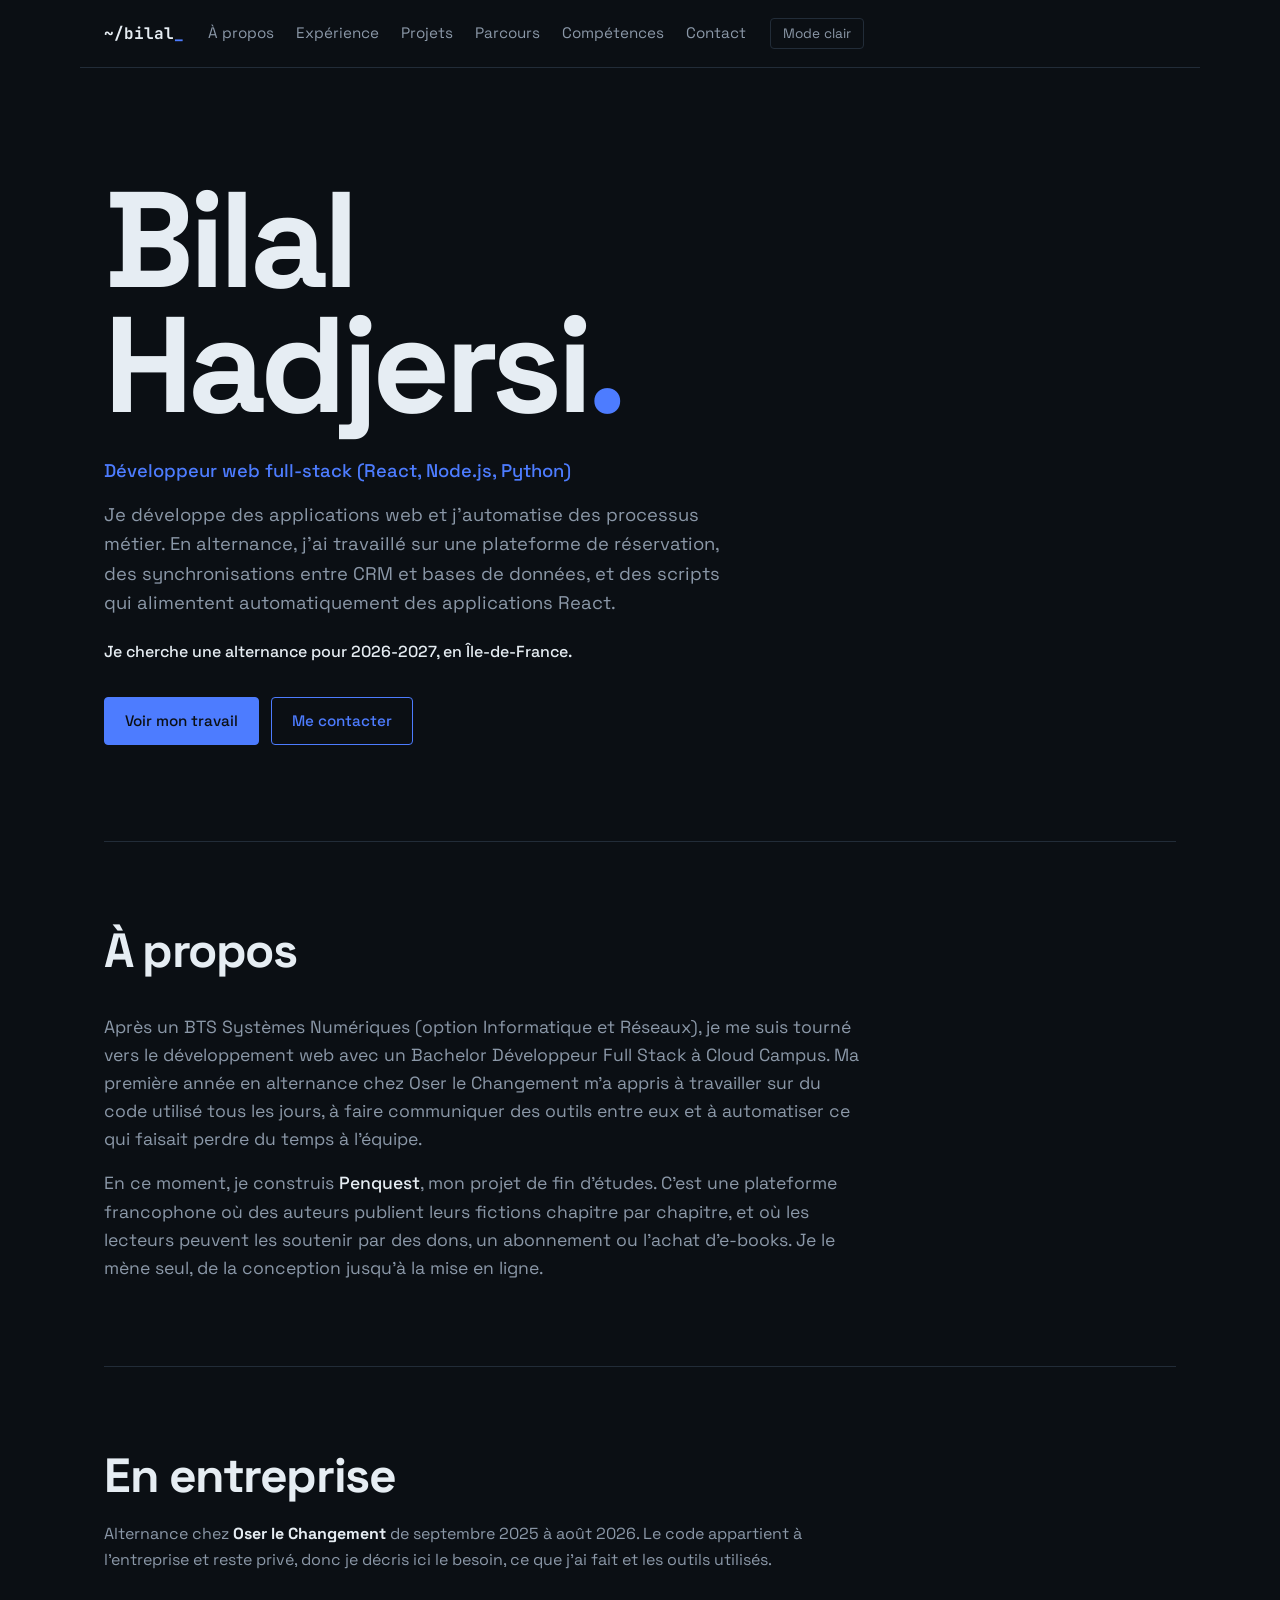
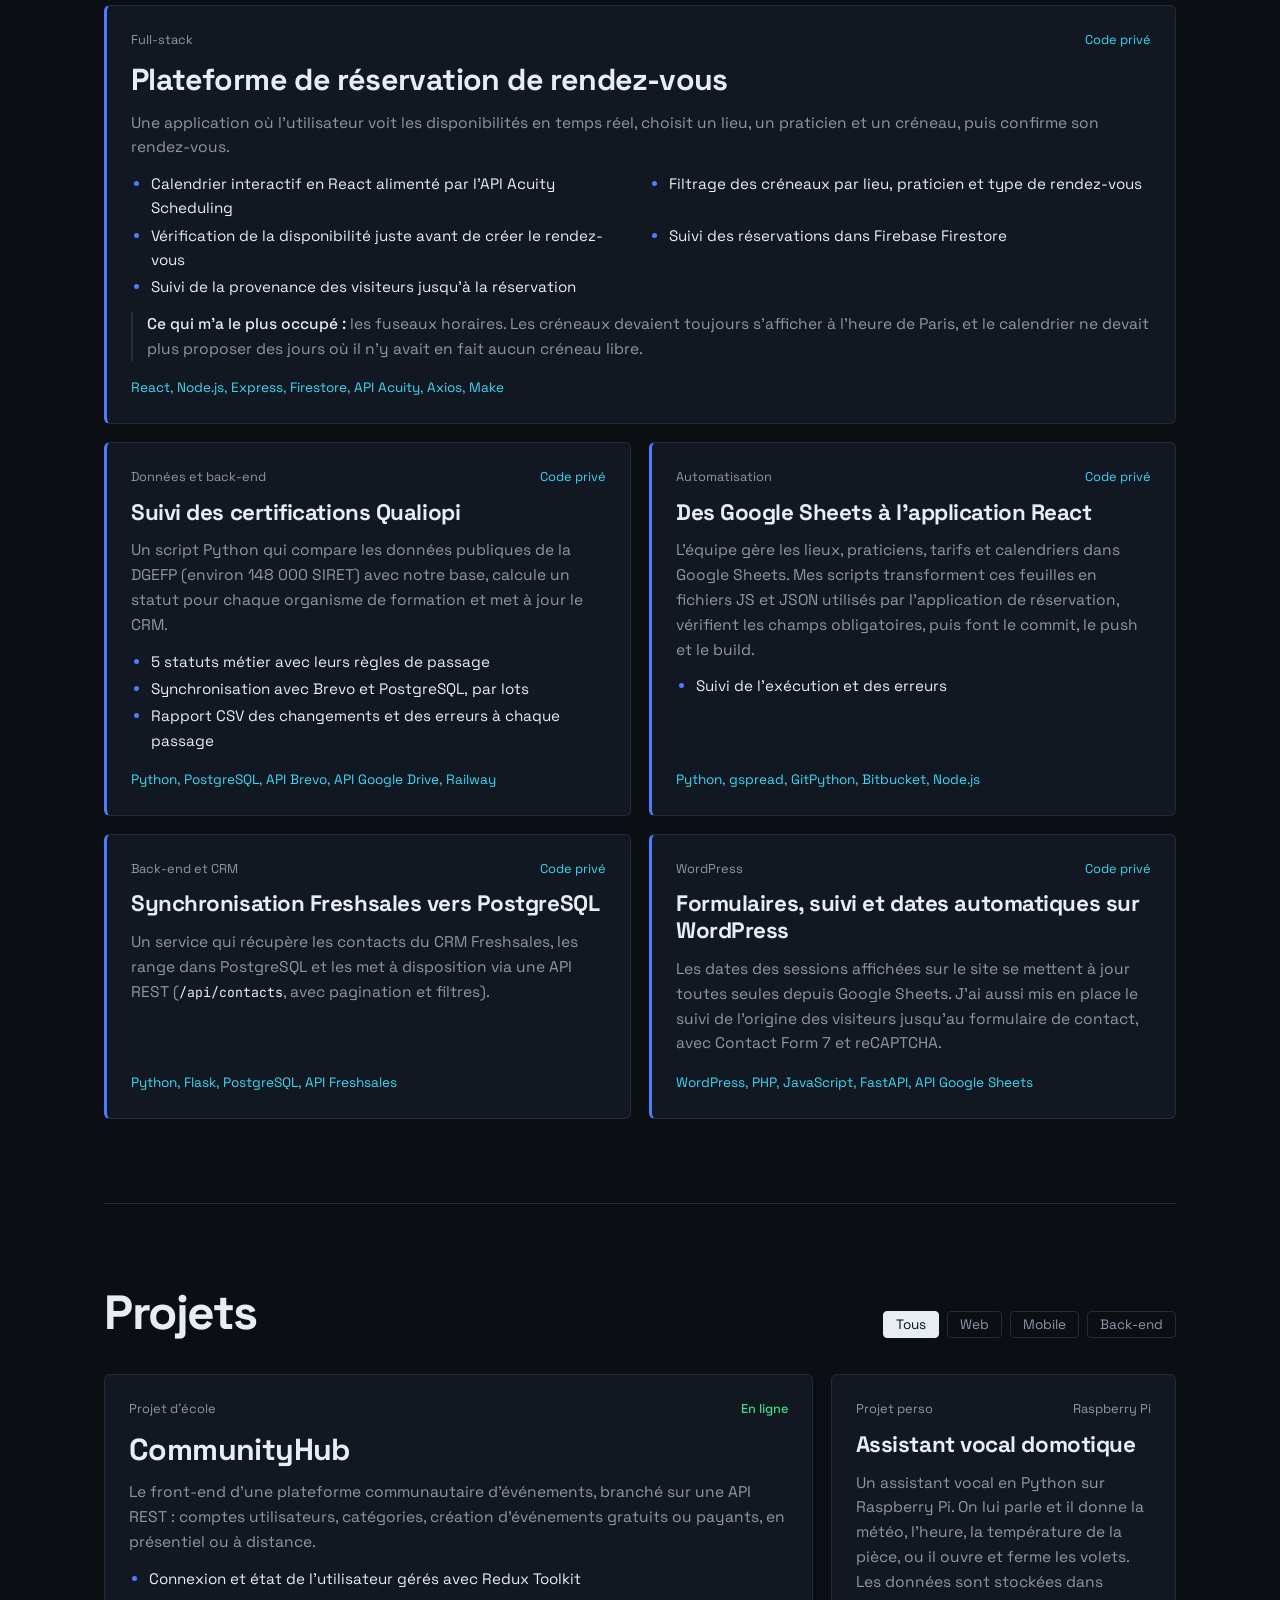
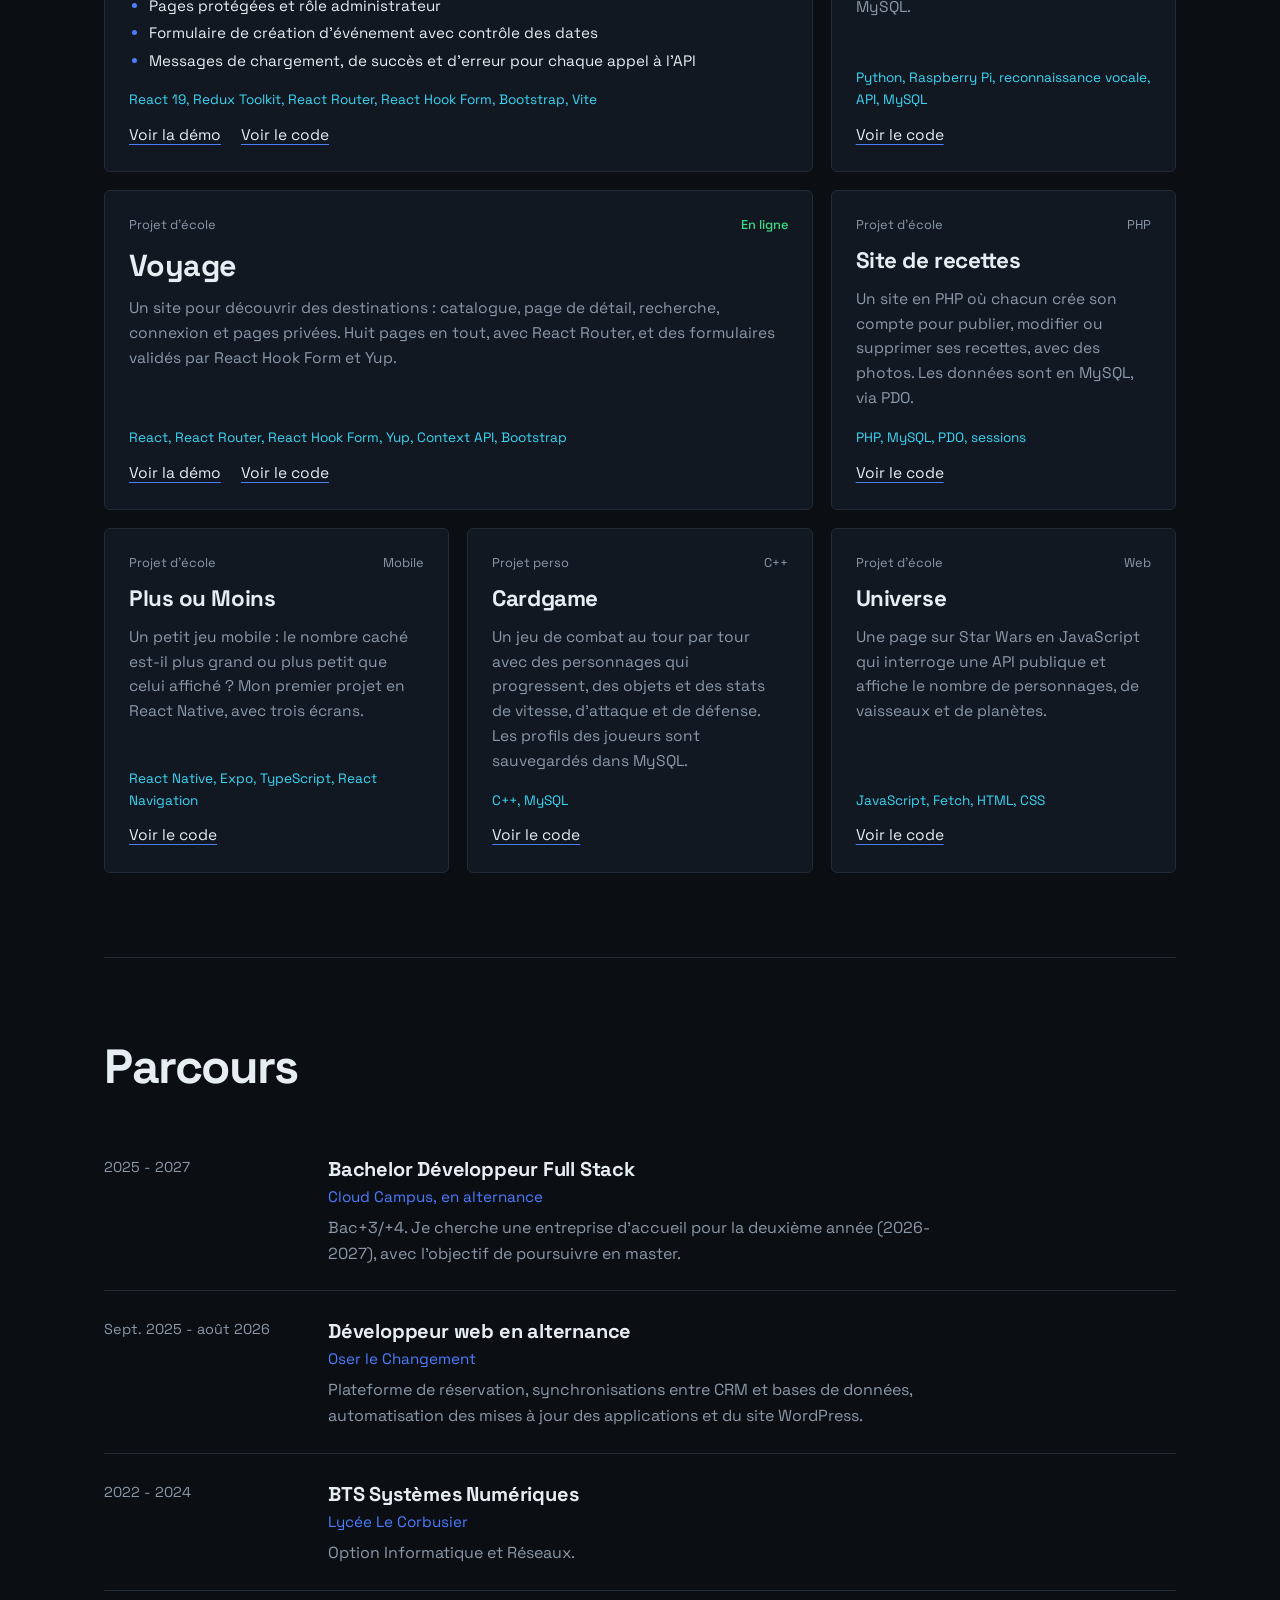
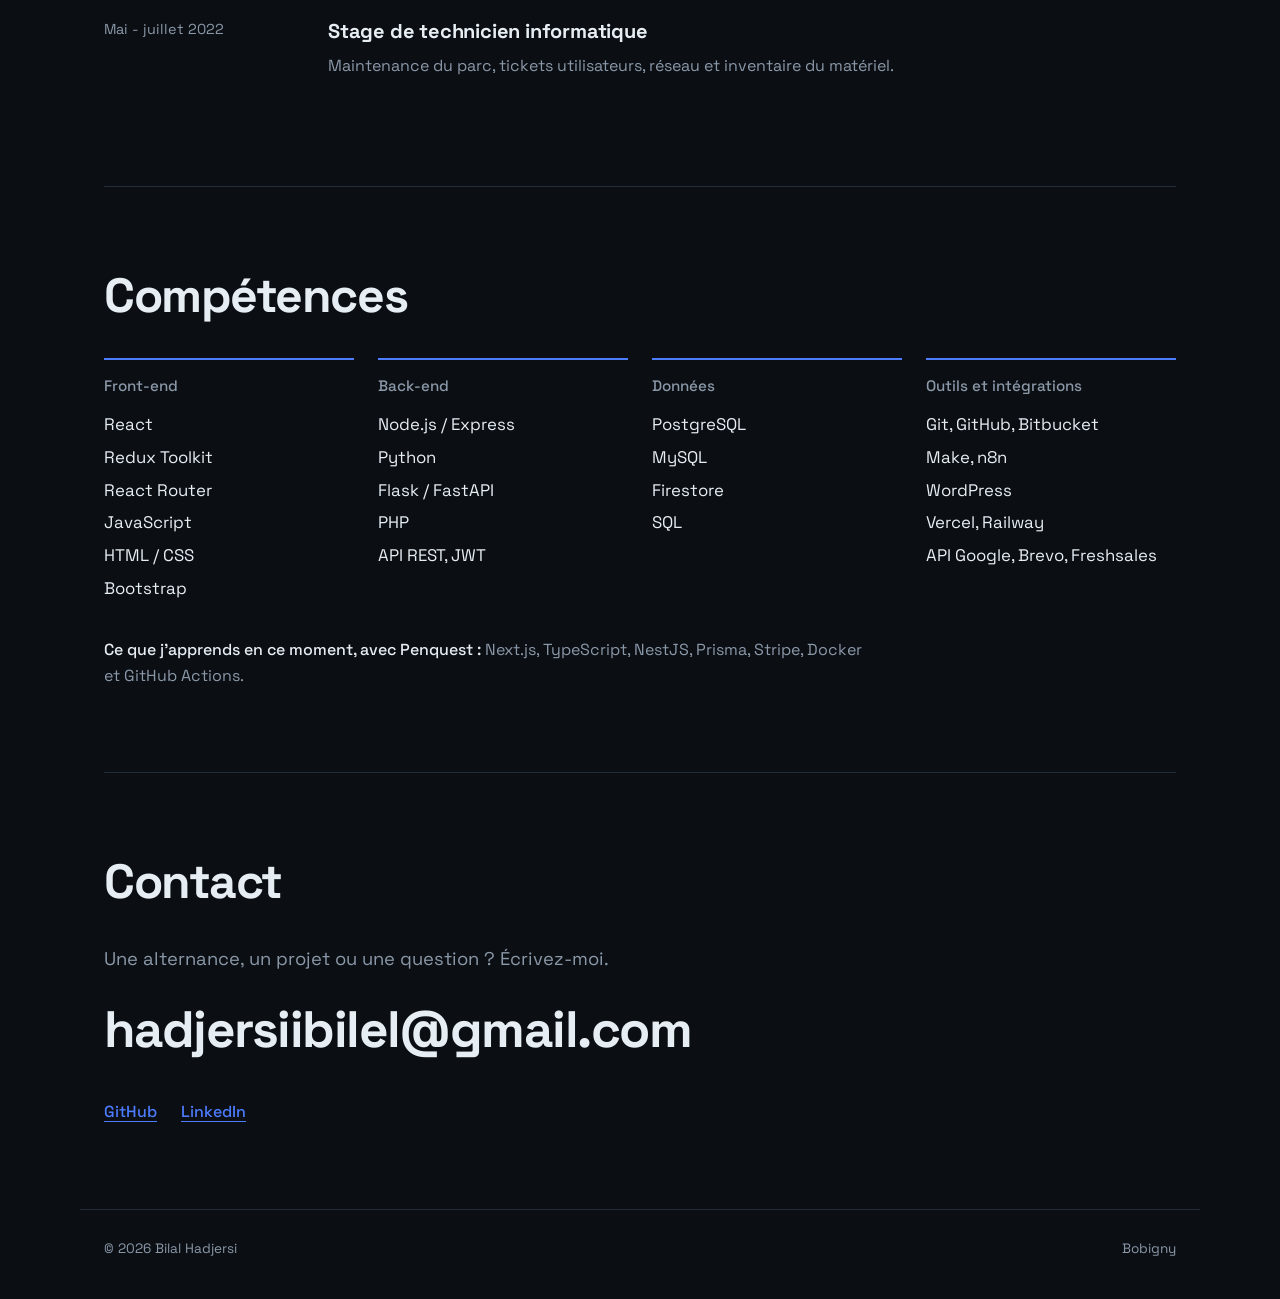
<file: index.html>
<!doctype html>
<html lang="fr" data-theme="dark">
<head>
  <meta charset="utf-8">
  <meta name="viewport" content="width=device-width, initial-scale=1">
  <title>Bilal Hadjersi, développeur web full-stack</title>
  <meta name="description" content="Portfolio de Bilal Hadjersi, développeur web full-stack (React, Node.js, Python, PostgreSQL), à la recherche d'une alternance pour 2026-2027.">
  <link rel="preconnect" href="https://fonts.googleapis.com">
  <link rel="preconnect" href="https://fonts.gstatic.com" crossorigin>
  <link href="https://fonts.googleapis.com/css2?family=JetBrains+Mono:wght@400;500;700&family=Space+Grotesk:wght@400;500;700&display=swap" rel="stylesheet">
  <link rel="stylesheet" href="style.css">
</head>
<body>
  <a class="skip" href="#main">Aller au contenu</a>

  <header class="nav">
    <a class="logo mono" href="#top">~/bilal<span class="caret">_</span></a>
    <nav aria-label="Navigation principale">
      <ul>
        <li><a href="#apropos">À propos</a></li>
        <li><a href="#experience">Expérience</a></li>
        <li><a href="#projets">Projets</a></li>
        <li><a href="#parcours">Parcours</a></li>
        <li><a href="#stack">Compétences</a></li>
        <li><a href="#contact">Contact</a></li>
      </ul>
    </nav>
    <button class="theme-toggle" id="themeToggle" type="button">Mode clair</button>
  </header>

  <main id="main">
    <section class="hero" id="top">
      <h1>Bilal<br>Hadjersi<span class="accent">.</span></h1>
      <p class="hero-role">Développeur web full-stack (React, Node.js, Python)</p>
      <p class="hero-sub">Je développe des applications web et j'automatise des processus métier. En alternance, j'ai travaillé sur une plateforme de réservation, des synchronisations entre CRM et bases de données, et des scripts qui alimentent automatiquement des applications React.</p>
      <p class="availability">Je cherche une alternance pour 2026-2027, en Île-de-France.</p>
      <div class="cta">
        <a class="btn btn-primary" href="#experience">Voir mon travail</a>
        <a class="btn btn-ghost" href="#contact">Me contacter</a>
      </div>
    </section>

    <section class="section" id="apropos">
      <h2>À propos</h2>
      <div class="about">
        <p>Après un BTS Systèmes Numériques (option Informatique et Réseaux), je me suis tourné vers le développement web avec un Bachelor Développeur Full Stack à Cloud Campus. Ma première année en alternance chez Oser le Changement m'a appris à travailler sur du code utilisé tous les jours, à faire communiquer des outils entre eux et à automatiser ce qui faisait perdre du temps à l'équipe.</p>
        <p>En ce moment, je construis <strong>Penquest</strong>, mon projet de fin d'études. C'est une plateforme francophone où des auteurs publient leurs fictions chapitre par chapitre, et où les lecteurs peuvent les soutenir par des dons, un abonnement ou l'achat d'e-books. Je le mène seul, de la conception jusqu'à la mise en ligne.</p>
      </div>
    </section>

    <section class="section" id="experience">
      <h2>En entreprise</h2>
      <p class="section-intro">Alternance chez <strong>Oser le Changement</strong> de septembre 2025 à août 2026. Le code appartient à l'entreprise et reste privé, donc je décris ici le besoin, ce que j'ai fait et les outils utilisés.</p>

      <div class="missions">
        <article class="mission mission-feature">
          <p class="card-top"><span>Full-stack</span><span class="tag-private">Code privé</span></p>
          <h3>Plateforme de réservation de rendez-vous</h3>
          <p>Une application où l'utilisateur voit les disponibilités en temps réel, choisit un lieu, un praticien et un créneau, puis confirme son rendez-vous.</p>
          <ul class="facts">
            <li>Calendrier interactif en React alimenté par l'API Acuity Scheduling</li>
            <li>Filtrage des créneaux par lieu, praticien et type de rendez-vous</li>
            <li>Vérification de la disponibilité juste avant de créer le rendez-vous</li>
            <li>Suivi des réservations dans Firebase Firestore</li>
            <li>Suivi de la provenance des visiteurs jusqu'à la réservation</li>
          </ul>
          <p class="note"><strong>Ce qui m'a le plus occupé :</strong> les fuseaux horaires. Les créneaux devaient toujours s'afficher à l'heure de Paris, et le calendrier ne devait plus proposer des jours où il n'y avait en fait aucun créneau libre.</p>
          <p class="stack">React, Node.js, Express, Firestore, API Acuity, Axios, Make</p>
        </article>

        <article class="mission">
          <p class="card-top"><span>Données et back-end</span><span class="tag-private">Code privé</span></p>
          <h3>Suivi des certifications Qualiopi</h3>
          <p>Un script Python qui compare les données publiques de la DGEFP (environ 148 000 SIRET) avec notre base, calcule un statut pour chaque organisme de formation et met à jour le CRM.</p>
          <ul class="facts">
            <li>5 statuts métier avec leurs règles de passage</li>
            <li>Synchronisation avec Brevo et PostgreSQL, par lots</li>
            <li>Rapport CSV des changements et des erreurs à chaque passage</li>
          </ul>
          <p class="stack">Python, PostgreSQL, API Brevo, API Google Drive, Railway</p>
        </article>

        <article class="mission">
          <p class="card-top"><span>Automatisation</span><span class="tag-private">Code privé</span></p>
          <h3>Des Google Sheets à l'application React</h3>
          <p>L'équipe gère les lieux, praticiens, tarifs et calendriers dans Google Sheets. Mes scripts transforment ces feuilles en fichiers JS et JSON utilisés par l'application de réservation, vérifient les champs obligatoires, puis font le commit, le push et le build.</p>
          <ul class="facts">
            <li>Suivi de l'exécution et des erreurs</li>
          </ul>
          <p class="stack">Python, gspread, GitPython, Bitbucket, Node.js</p>
        </article>

        <article class="mission">
          <p class="card-top"><span>Back-end et CRM</span><span class="tag-private">Code privé</span></p>
          <h3>Synchronisation Freshsales vers PostgreSQL</h3>
          <p>Un service qui récupère les contacts du CRM Freshsales, les range dans PostgreSQL et les met à disposition via une API REST (<code>/api/contacts</code>, avec pagination et filtres).</p>
          <p class="stack">Python, Flask, PostgreSQL, API Freshsales</p>
        </article>

        <article class="mission">
          <p class="card-top"><span>WordPress</span><span class="tag-private">Code privé</span></p>
          <h3>Formulaires, suivi et dates automatiques sur WordPress</h3>
          <p>Les dates des sessions affichées sur le site se mettent à jour toutes seules depuis Google Sheets. J'ai aussi mis en place le suivi de l'origine des visiteurs jusqu'au formulaire de contact, avec Contact Form 7 et reCAPTCHA.</p>
          <p class="stack">WordPress, PHP, JavaScript, FastAPI, API Google Sheets</p>
        </article>
      </div>
    </section>

    <!-- TODO ajouter des captures des projets -->
    <section class="section" id="projets">
      <div class="section-head">
        <h2>Projets</h2>
        <p class="filters" role="group" aria-label="Filtrer les projets">
          <button class="chip active" data-filter="all" type="button">Tous</button>
          <button class="chip" data-filter="web" type="button">Web</button>
          <button class="chip" data-filter="mobile" type="button">Mobile</button>
          <button class="chip" data-filter="backend" type="button">Back-end</button>
        </p>
      </div>

      <div class="grid">
        <article class="card card-feature" data-cat="web">
          <p class="card-top"><span>Projet d'école</span><span class="tag-live">En ligne</span></p>
          <h3>CommunityHub</h3>
          <p>Le front-end d'une plateforme communautaire d'événements, branché sur une API REST : comptes utilisateurs, catégories, création d'événements gratuits ou payants, en présentiel ou à distance.</p>
          <ul class="facts">
            <li>Connexion et état de l'utilisateur gérés avec Redux Toolkit</li>
            <li>Pages protégées et rôle administrateur</li>
            <li>Formulaire de création d'événement avec contrôle des dates</li>
            <li>Messages de chargement, de succès et d'erreur pour chaque appel à l'API</li>
          </ul>
          <p class="stack">React 19, Redux Toolkit, React Router, React Hook Form, Bootstrap, Vite</p>
          <p class="links">
            <a href="https://communityhub-bilal.vercel.app" target="_blank" rel="noopener">Voir la démo</a>
            <a href="https://github.com/bilelbts/communityhub_bilal" target="_blank" rel="noopener">Voir le code</a>
          </p>
        </article>

        <article class="card" data-cat="backend">
          <p class="card-top"><span>Projet perso</span><span>Raspberry Pi</span></p>
          <h3>Assistant vocal domotique</h3>
          <p>Un assistant vocal en Python sur Raspberry Pi. On lui parle et il donne la météo, l'heure, la température de la pièce, ou il ouvre et ferme les volets. Les données sont stockées dans MySQL.</p>
          <p class="stack">Python, Raspberry Pi, reconnaissance vocale, API, MySQL</p>
          <p class="links">
            <a href="https://github.com/bilelbts/serveur-vocal" target="_blank" rel="noopener">Voir le code</a>
          </p>
        </article>

        <article class="card card-feature" data-cat="web">
          <p class="card-top"><span>Projet d'école</span><span class="tag-live">En ligne</span></p>
          <h3>Voyage</h3>
          <p>Un site pour découvrir des destinations : catalogue, page de détail, recherche, connexion et pages privées. Huit pages en tout, avec React Router, et des formulaires validés par React Hook Form et Yup.</p>
          <p class="stack">React, React Router, React Hook Form, Yup, Context API, Bootstrap</p>
          <p class="links">
            <a href="https://voyage-redux-ml1a.vercel.app" target="_blank" rel="noopener">Voir la démo</a>
            <a href="https://github.com/bilelbts/Voyage_redux" target="_blank" rel="noopener">Voir le code</a>
          </p>
        </article>

        <article class="card" data-cat="backend">
          <p class="card-top"><span>Projet d'école</span><span>PHP</span></p>
          <h3>Site de recettes</h3>
          <p>Un site en PHP où chacun crée son compte pour publier, modifier ou supprimer ses recettes, avec des photos. Les données sont en MySQL, via PDO.</p>
          <p class="stack">PHP, MySQL, PDO, sessions</p>
          <p class="links">
            <a href="https://github.com/bilelbts/programme_PHP" target="_blank" rel="noopener">Voir le code</a>
          </p>
        </article>

        <article class="card" data-cat="mobile">
          <p class="card-top"><span>Projet d'école</span><span>Mobile</span></p>
          <h3>Plus ou Moins</h3>
          <p>Un petit jeu mobile : le nombre caché est-il plus grand ou plus petit que celui affiché ? Mon premier projet en React Native, avec trois écrans.</p>
          <p class="stack">React Native, Expo, TypeScript, React Navigation</p>
          <p class="links">
            <a href="https://github.com/bilelbts/react-native-jeux" target="_blank" rel="noopener">Voir le code</a>
          </p>
        </article>

        <article class="card" data-cat="backend">
          <p class="card-top"><span>Projet perso</span><span>C++</span></p>
          <h3>Cardgame</h3>
          <p>Un jeu de combat au tour par tour avec des personnages qui progressent, des objets et des stats de vitesse, d'attaque et de défense. Les profils des joueurs sont sauvegardés dans MySQL.</p>
          <p class="stack">C++, MySQL</p>
          <p class="links">
            <a href="https://github.com/bilelbts/programme-c--" target="_blank" rel="noopener">Voir le code</a>
          </p>
        </article>

        <article class="card" data-cat="web">
          <p class="card-top"><span>Projet d'école</span><span>Web</span></p>
          <h3>Universe</h3>
          <p>Une page sur Star Wars en JavaScript qui interroge une API publique et affiche le nombre de personnages, de vaisseaux et de planètes.</p>
          <p class="stack">JavaScript, Fetch, HTML, CSS</p>
          <p class="links">
            <a href="https://github.com/bilelbts/site_space_js" target="_blank" rel="noopener">Voir le code</a>
          </p>
        </article>
      </div>
    </section>

    <section class="section" id="parcours">
      <h2>Parcours</h2>
      <ol class="timeline">
        <li>
          <span class="when">2025 - 2027</span>
          <div>
            <h3>Bachelor Développeur Full Stack</h3>
            <p class="where">Cloud Campus, en alternance</p>
            <p>Bac+3/+4. Je cherche une entreprise d'accueil pour la deuxième année (2026-2027), avec l'objectif de poursuivre en master.</p>
          </div>
        </li>
        <li>
          <span class="when">Sept. 2025 - août 2026</span>
          <div>
            <h3>Développeur web en alternance</h3>
            <p class="where">Oser le Changement</p>
            <p>Plateforme de réservation, synchronisations entre CRM et bases de données, automatisation des mises à jour des applications et du site WordPress.</p>
          </div>
        </li>
        <li>
          <span class="when">2022 - 2024</span>
          <div>
            <h3>BTS Systèmes Numériques</h3>
            <p class="where">Lycée Le Corbusier</p>
            <p>Option Informatique et Réseaux.</p>
          </div>
        </li>
        <li>
          <span class="when">Mai - juillet 2022</span>
          <div>
            <h3>Stage de technicien informatique</h3>
            <p>Maintenance du parc, tickets utilisateurs, réseau et inventaire du matériel.</p>
          </div>
        </li>
      </ol>
    </section>

    <section class="section" id="stack">
      <h2>Compétences</h2>
      <div class="stack-grid">
        <div class="stack-col">
          <h3>Front-end</h3>
          <ul><li>React</li><li>Redux Toolkit</li><li>React Router</li><li>JavaScript</li><li>HTML / CSS</li><li>Bootstrap</li></ul>
        </div>
        <div class="stack-col">
          <h3>Back-end</h3>
          <ul><li>Node.js / Express</li><li>Python</li><li>Flask / FastAPI</li><li>PHP</li><li>API REST, JWT</li></ul>
        </div>
        <div class="stack-col">
          <h3>Données</h3>
          <ul><li>PostgreSQL</li><li>MySQL</li><li>Firestore</li><li>SQL</li></ul>
        </div>
        <div class="stack-col">
          <h3>Outils et intégrations</h3>
          <ul><li>Git, GitHub, Bitbucket</li><li>Make, n8n</li><li>WordPress</li><li>Vercel, Railway</li><li>API Google, Brevo, Freshsales</li></ul>
        </div>
      </div>
      <p class="learning"><strong>Ce que j'apprends en ce moment, avec Penquest :</strong> Next.js, TypeScript, NestJS, Prisma, Stripe, Docker et GitHub Actions.</p>
    </section>

    <section class="section contact" id="contact">
      <h2>Contact</h2>
      <p class="contact-lead">Une alternance, un projet ou une question ? Écrivez-moi.</p>
      <a class="big-mail" href="mailto:hadjersiibilel@gmail.com">hadjersiibilel@gmail.com</a>
      <ul class="socials">
        <li><a href="https://github.com/bilelbts" target="_blank" rel="noopener">GitHub</a></li>
        <li><a href="https://www.linkedin.com/in/bilal-hadjersi-1213aa2b3" target="_blank" rel="noopener">LinkedIn</a></li>
      </ul>
    </section>
  </main>

  <footer class="footer">
    <span>© <span id="year">2026</span> Bilal Hadjersi</span>
    <span>Bobigny</span>
  </footer>

  <script src="script.js"></script>
</body>
</html>
</file>
<file: style.css>
/* couleurs */
:root {
  --bg: #0b0f14;
  --surface: #121821;
  --line: #222c38;
  --text: #e6edf3;
  --muted: #8b98a8;
  --accent: #4d7cff;
  --accent-ink: #0b0f14;
  --blue: #3dd6f5;
  --live: #3ddc84;
  --font: "Space Grotesk", system-ui, sans-serif;
  --mono: "JetBrains Mono", ui-monospace, monospace;
  --max: 1120px;
}
[data-theme="light"] {
  --bg: #f3f5f7;
  --surface: #ffffff;
  --line: #d9dfe6;
  --text: #0e1622;
  --muted: #566273;
  --accent: #2346d8;
  --accent-ink: #ffffff;
  --blue: #0b7d99;
  --live: #1a7f3c;
}

* { box-sizing: border-box; margin: 0; padding: 0; }
html { scroll-behavior: smooth; }
body {
  background: var(--bg);
  color: var(--text);
  font-family: var(--font);
  line-height: 1.6;
  -webkit-font-smoothing: antialiased;
}
a { color: inherit; }
ul, ol { list-style: none; }
.mono { font-family: var(--mono); }
.accent { color: var(--accent); }

.skip { position: absolute; left: -999px; }
.skip:focus { left: 16px; top: 16px; background: var(--accent); color: var(--accent-ink); padding: 8px 12px; z-index: 10; }
:focus-visible { outline: 2px solid var(--accent); outline-offset: 3px; }

.nav {
  position: sticky; top: 0; z-index: 5;
  display: flex; align-items: center; gap: 24px;
  max-width: var(--max); margin: 0 auto; padding: 18px 24px;
  background: var(--bg);
  border-bottom: 1px solid var(--line);
}
.logo { text-decoration: none; font-weight: 700; }
.caret { color: var(--accent); animation: blink 1.1s steps(1) infinite; }
@keyframes blink { 50% { opacity: 0; } }
.nav ul { display: flex; gap: 22px; margin-left: auto; font-size: .95rem; }
.nav ul a { text-decoration: none; color: var(--muted); }
.nav ul a:hover { color: var(--text); }
.theme-toggle {
  font-family: var(--font); background: none; border: 1px solid var(--line); color: var(--muted);
  padding: 6px 12px; font-size: .85rem; cursor: pointer; border-radius: 4px;
}
.theme-toggle:hover { color: var(--text); border-color: var(--muted); }

main { max-width: var(--max); margin: 0 auto; padding: 0 24px; }

.hero { padding: 110px 0 96px; }
.hero h1 {
  font-size: clamp(3.2rem, 11vw, 8.5rem);
  line-height: .92; letter-spacing: -.04em; font-weight: 700;
}
.hero-role { margin-top: 28px; font-size: 1.15rem; font-weight: 500; color: var(--accent); }
.hero-sub { max-width: 620px; margin-top: 14px; font-size: 1.15rem; color: var(--muted); }
.availability { margin-top: 22px; font-weight: 500; }
.cta { display: flex; flex-wrap: wrap; gap: 12px; margin-top: 32px; }
.btn {
  font-size: .95rem; font-weight: 500; text-decoration: none;
  padding: 11px 20px; border-radius: 4px; border: 1px solid var(--accent);
}
.btn-primary { background: var(--accent); color: var(--accent-ink); }
.btn-primary:hover { filter: brightness(1.1); }
.btn-ghost { color: var(--accent); }
.btn-ghost:hover { background: color-mix(in srgb, var(--accent) 12%, transparent); }

.section { padding: 84px 0; border-top: 1px solid var(--line); }
.section h2 { font-size: clamp(2rem, 5vw, 3rem); letter-spacing: -.03em; line-height: 1.05; margin-bottom: 36px; }
.section-head { display: flex; align-items: baseline; flex-wrap: wrap; gap: 16px; }
.section-head h2 { margin-bottom: 36px; }
.section-intro { color: var(--muted); max-width: 720px; margin: -16px 0 32px; }
.section-intro strong { color: var(--text); }

.filters { margin-left: auto; display: flex; gap: 8px; flex-wrap: wrap; margin-bottom: 36px; }
.chip {
  font-family: var(--font); font-size: .85rem; cursor: pointer;
  background: none; color: var(--muted); border: 1px solid var(--line);
  padding: 4px 12px; border-radius: 4px;
}
.chip:hover { color: var(--text); }
.chip.active { background: var(--text); color: var(--bg); border-color: var(--text); }

/* cartes */
.missions { display: grid; grid-template-columns: repeat(2, 1fr); gap: 18px; }
.grid { display: grid; grid-template-columns: repeat(3, 1fr); grid-auto-flow: dense; gap: 18px; }
.card, .mission {
  display: flex; flex-direction: column; gap: 12px;
  background: var(--surface); border: 1px solid var(--line);
  border-radius: 6px; padding: 24px;
}
.card:hover { border-color: var(--muted); }
.card.hidden { display: none; }
.mission { border-left: 3px solid var(--accent); }
.mission-feature { grid-column: span 2; }
.card-feature { grid-column: span 2; }

.card-top { display: flex; justify-content: space-between; gap: 12px; font-size: .8rem; color: var(--muted); }
.tag-live { color: var(--live); font-weight: 500; }
.tag-private { color: var(--blue); }

.card h3, .mission h3 { font-size: 1.4rem; letter-spacing: -.02em; line-height: 1.2; }
.card-feature h3, .mission-feature h3 { font-size: 1.9rem; }
.card p, .mission p { color: var(--muted); font-size: .97rem; }
.card .card-top, .mission .card-top { font-size: .8rem; }

.facts { list-style: disc; padding-left: 20px; display: grid; gap: 3px; font-size: .95rem; }
.facts li::marker { color: var(--accent); }
.mission-feature .facts { grid-template-columns: 1fr 1fr; column-gap: 36px; }

.note { border-left: 2px solid var(--line); padding-left: 14px; }
.card .note strong, .mission .note strong { color: var(--text); font-weight: 500; }

.card .stack, .mission .stack { margin-top: auto; padding-top: 4px; font-size: .85rem; color: var(--blue); }

.links { display: flex; gap: 20px; font-size: .92rem; }
.card .links a { color: var(--text); text-decoration: underline; text-decoration-color: var(--accent); text-underline-offset: 4px; }
.card .links a:hover { color: var(--accent); }

code { font-family: var(--mono); font-size: .85em; color: var(--text); }

.timeline li{
  display: grid; grid-template-columns: 200px 1fr; gap: 24px;
  padding: 24px 0; border-bottom: 1px solid var(--line);
}
.timeline li:last-child { border-bottom: 0; }
.when { color: var(--muted); font-size: .9rem; padding-top: 3px; }
.timeline h3 { font-size: 1.25rem; letter-spacing: -.01em; }
.where { color: var(--accent); font-size: .95rem; }
.timeline p:not(.where) { color: var(--muted); margin-top: 6px; max-width: 640px; }

.stack-grid { display: grid; grid-template-columns: repeat(4, 1fr); gap: 24px; }
.stack-col { border-top: 2px solid var(--accent); padding-top: 14px; }
.stack-col h3 { font-size: .95rem; color: var(--muted); font-weight: 500; margin-bottom: 10px; }
.stack-col li { font-size: 1.05rem; padding: 3px 0; }
.about { display: grid; gap: 16px; max-width: 760px; font-size: 1.1rem; color: var(--muted); }
.about strong { color: var(--text); font-weight: 500; }
/* gras en bleu en mode clair sinon on le voit pas assez */
[data-theme="light"] .about strong,
[data-theme="light"] .learning strong,
[data-theme="light"] .section-intro strong,
[data-theme="light"] .note strong { color: var(--accent); }
.learning { margin-top: 32px; color: var(--muted); max-width: 760px; }
.learning strong { color: var(--text); font-weight: 500; }

.contact-lead { color: var(--muted); font-size: 1.15rem; }
.big-mail {
  display: inline-block; margin-top: 16px;
  font-size: clamp(1.4rem, 5.2vw, 3.2rem); font-weight: 700; letter-spacing: -.03em;
  text-decoration: none; word-break: break-all;
}
.big-mail:hover{color:var(--accent)}
.socials { display: flex; gap: 24px; margin-top: 28px; }
.socials a { color: var(--accent); font-weight: 500; text-underline-offset: 4px; }
.socials a:hover { color: var(--text); }

.footer {
  max-width: var(--max); margin: 0 auto; padding: 28px 24px 40px;
  display: flex; justify-content: space-between; gap: 12px; flex-wrap: wrap;
  color: var(--muted); font-size: .85rem; border-top: 1px solid var(--line);
}

@media (prefers-reduced-motion: reduce) {
  .caret { animation: none; }
  html { scroll-behavior: auto; }
}

/* responsive */
@media (max-width: 900px) {
  .grid { grid-template-columns: 1fr 1fr; }
  .stack-grid { grid-template-columns: 1fr 1fr; }
}
@media (max-width: 640px) {
  .nav { padding: 14px 16px; gap: 12px; }
  .nav ul { display: none; }
  .theme-toggle { margin-left: auto; }
  main { padding: 0 16px; }
  .hero { padding: 64px 0 56px; }
  .grid, .missions { grid-template-columns: 1fr; }
  .card-feature, .mission-feature { grid-column: auto; }
  .mission-feature .facts { grid-template-columns: 1fr; }
  .filters { margin-left: 0; width: 100%; }
  .timeline li { grid-template-columns: 1fr; gap: 4px; }
  .footer { padding: 24px 16px 32px; }
}
</file>
